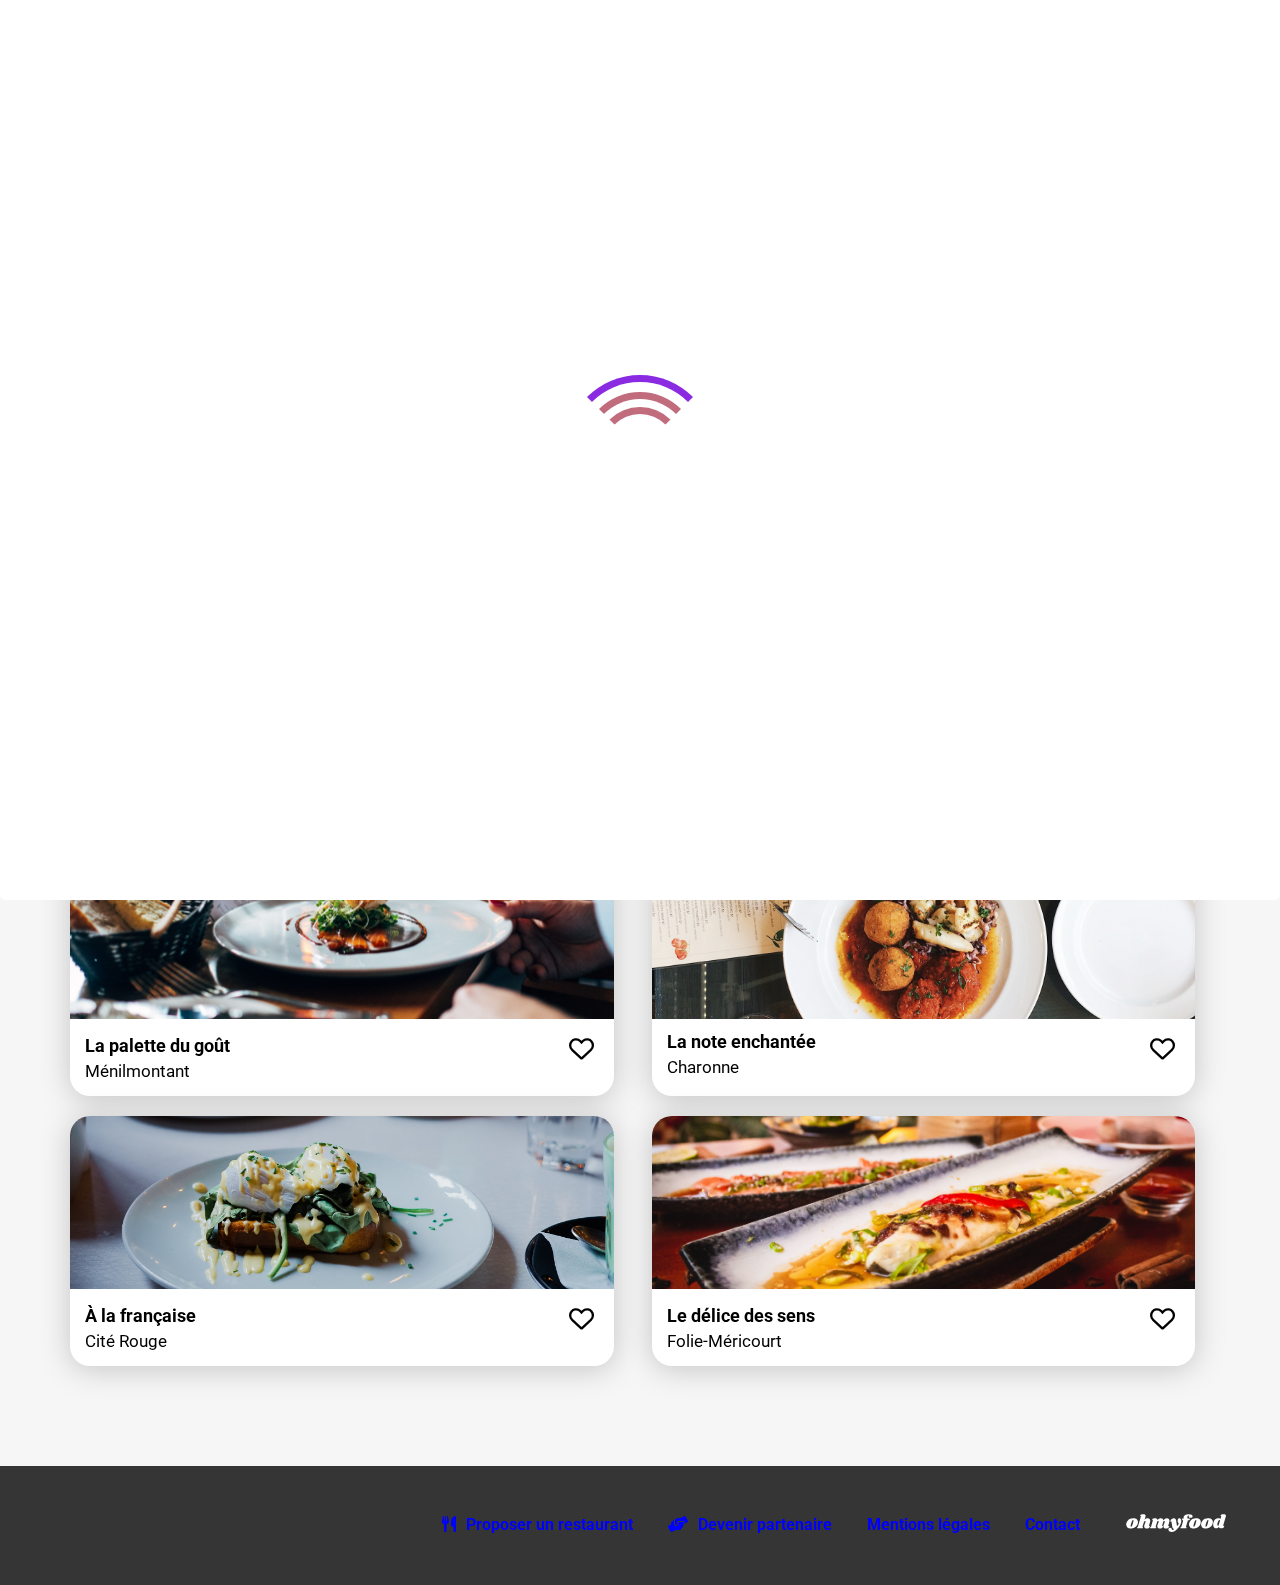
<file: index.html>
<!DOCTYPE html>
<html lang="fr">
<head>
    <meta charset="UTF-8">
    <meta name="viewport" content="width=device-width, initial-scale=1.0">
    <title>Oh My Food</title>
    <link rel="preconnect" href="https://fonts.googleapis.com">
    <link rel="preconnect" href="https://fonts.gstatic.com" crossorigin>
    <link href="https://fonts.googleapis.com/css2?family=Roboto:ital,wght@0,100;0,300;0,400;0,500;0,700;0,900;1,100;1,300;1,400;1,500;1,700;1,900&family=Shrikhand&display=swap" rel="stylesheet">
    <link rel="stylesheet" href="assets/css/style.css">
    <link rel="stylesheet" href="https://cdnjs.cloudflare.com/ajax/libs/font-awesome/6.0.0-beta3/css/all.min.css">
</head>

<body> 
    <div class="loader-content">
        <div class="loader"></div>
    </div>       
    <header class="center shadow">
            <a href="index.html"><img src="assets/images/logo/ohmyfood@2x.svg" alt="Logo OhMyFood"></a>
    </header>
        <div class="center">
            <span class="text-loc text shadow">
                <i class="fa-solid fa-location-dot icon-loc"></i>
                <input type="text" value="Paris, Belleville">
            </span>
        </div>

    <main> 
        <section class="intro">
                <h1 class="title-intro center">Réservez le menu qui <br class="break-word">vous convient</h1>
                <p class="txt-intro center">Découvrez des restaurants d'exception, séléctionnés par nos soins</p>
            <div class="center">
                <button class="btn-resto shadow">Explorer nos restaurants</button>
            </div>
        </section>
        <section class="fonct">
            <h2 class="title-h2">Fonctionnement</h2>
            <div class="btn-container">
                <button class="choice-btn shadow">
                    <span class="number">1</span>
                    <i class="fa-solid fa-mobile-screen-button icon-fonct"></i>Choisissez un restaurant</button>
                <button class="choice-btn shadow">
                    <span class="number">2</span>
                    <i class="fa-solid fa-list-ul icon-fonct"></i>Composez votre menu</button>
                <button class="choice-btn shadow">
                    <span class="number">3</span>
                    <i class="fa-solid fa-store icon-fonct"></i>Dégustez au restaurant</button>
            </div>
        </section>
        <section class="card-container">
            <h2 class="title-h2">Restaurants</h2>
            <div class="card-resto">
            <div>
                <article class="card">
                    <a href="restaurants/la-palette-du-gout.html"><img src="assets/images/restaurants/jay-wennington-N_Y88TWmGwA-unsplash.jpg" alt="image d'un plat du restaurant la palette du goût"></a>
                    <span class="__new">Nouveau</span>
                    <div>
                        <h3>La palette du goût</h3>
                        <p>Ménilmontant</p>
                    </div>
                    <div>
                        <i class="fa-regular fa-heart"></i>
                        <i class="fa-solid fa-heart"></i>
                    </div>
                </article>
            </div>
            <div>
                <article class="card vertical-image">
                    <a href="restaurants/la-note-enchantee.html"><img src="assets/images/restaurants/stil-u2Lp8tXIcjw-unsplash.jpg" alt="image d-un plat du restaurant la note enchantée"></a>
                    <span class="__new">Nouveau</span>
                    <div>
                        <h3>La note enchantée</h3>
                        <p>Charonne</p>
                    </div>
                    <div>
                        <i class="fa-regular fa-heart"></i>
                        <i class="fa-solid fa-heart"></i>
                    </div>
                </article>
            </div>
            <div>
                <article class="card">
                    <a href="restaurants/a-la-francaise.html"><img src="assets/images/restaurants/toa-heftiba-DQKerTsQwi0-unsplash.jpg" alt="image d'un plat du restaurant à la française"></a>
                    <div>
                        <h3>À la française</h3>
                        <p>Cité Rouge</p>
                    </div>
                    <div>
                        <i class="fa-regular fa-heart"></i>
                        <i class="fa-solid fa-heart"></i>
                    </div>
                </article>
            </div>
            <div>
                <article class="card">
                    <a href="restaurants/le-delice-des-sens.html"><img src="assets/images/restaurants/louis-hansel-shotsoflouis-qNBGVyOCY8Q-unsplash.jpg" alt="image d'un plat du restaurant le délice des sens"></a>
                    <div>
                        <h3>Le délice des sens</h3>
                        <p>Folie-Méricourt</p>
                    </div>
                    <div>
                        <i class="fa-regular fa-heart"></i>
                        <i class="fa-solid fa-heart"></i>
                    </div>
                </article>
            </div>
        </div>
        </section>
    </main>
    <footer class="footer-main">
        <div class="footer-bloc">
            <img src="assets/images/logo/ohmyfood@2x.svg" alt="Logo OhMyFood" class="logo-footer">
            <ul>
                <li><a href="#"><i class="fa-solid fa-utensils icon"></i>Proposer un restaurant</a></li>
                <li><a href="#"><i class="fa-solid fa-handshake-angle icon"></i>Devenir partenaire</a></li>
                <li><a href="#">Mentions légales</a></li>
                <li><a href="mailto:contact@ohmyfood.com">Contact</a></li>
            </ul>
        </div>
    </footer>
</body>
</html>
</file>
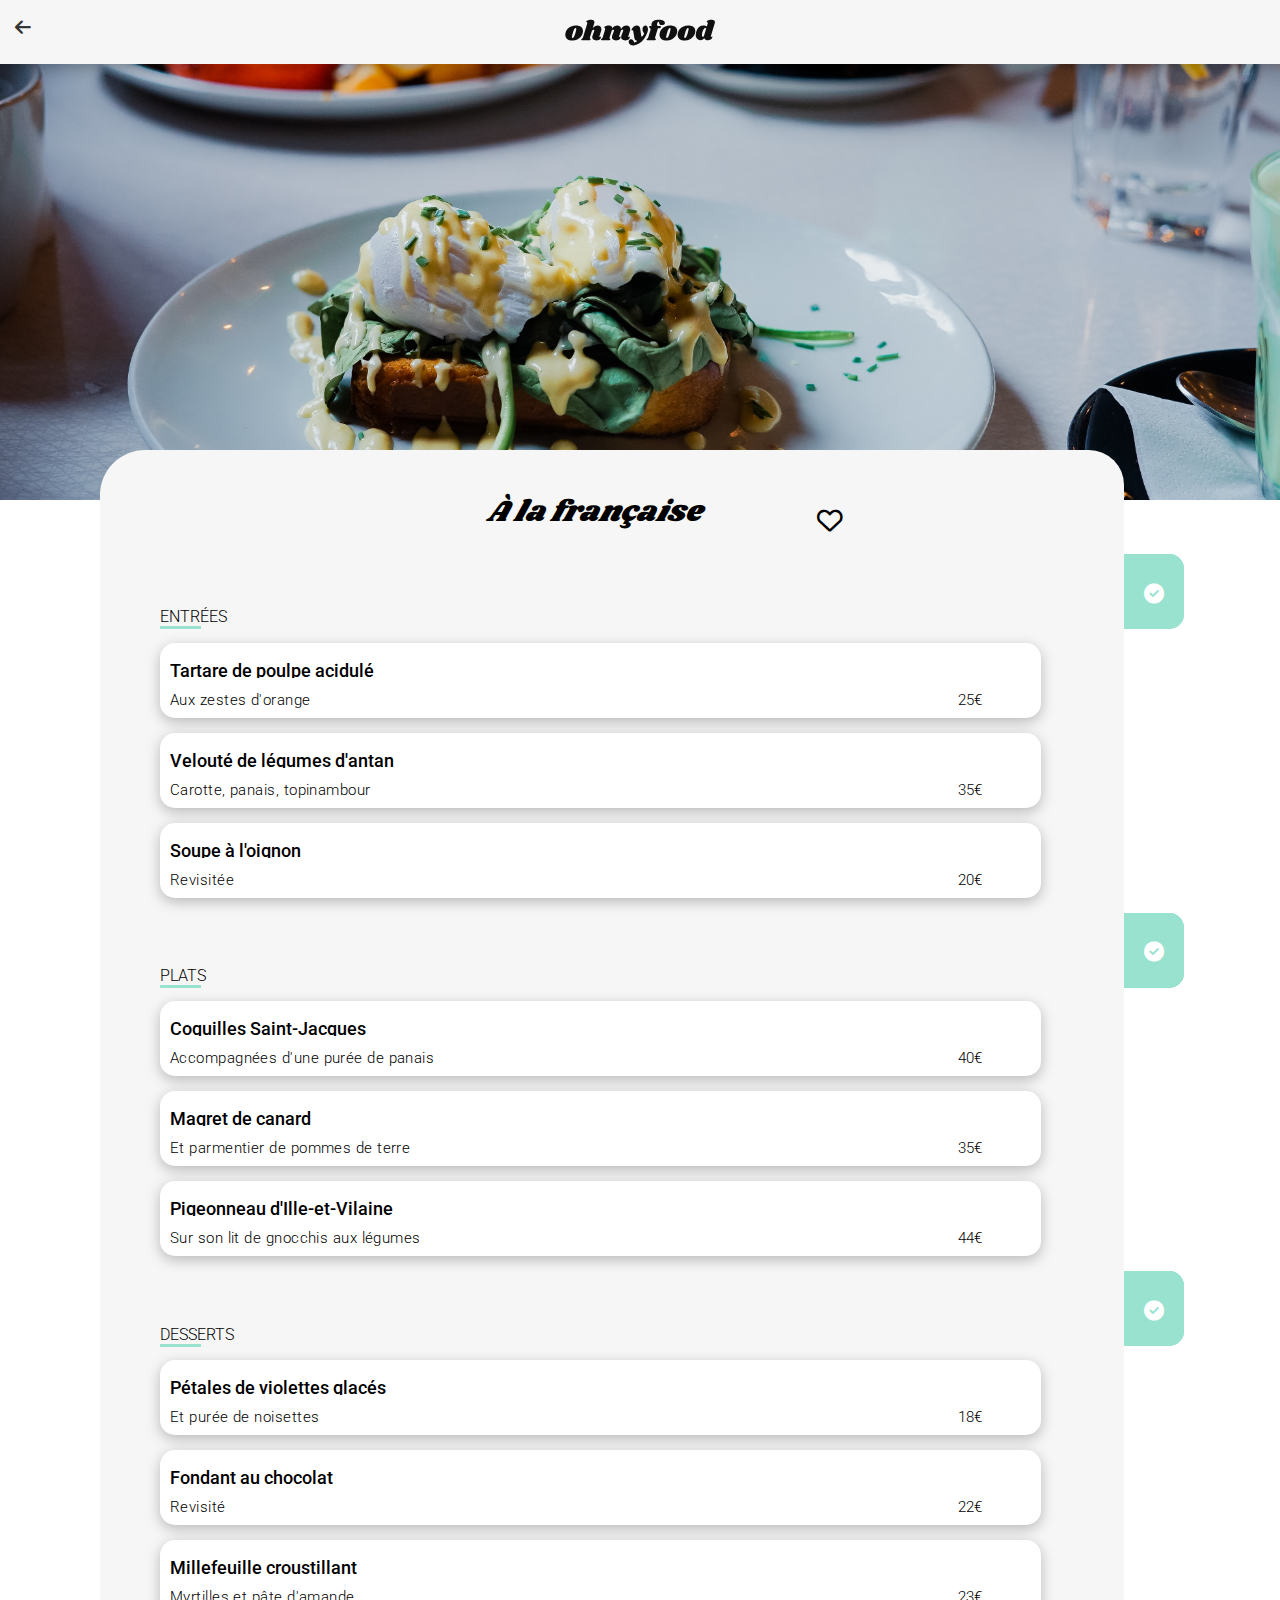
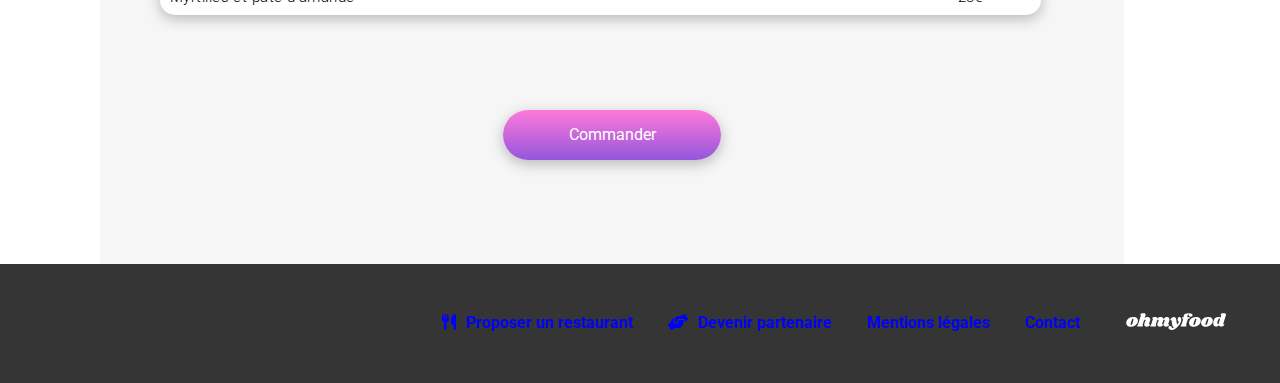
<file: restaurants/a-la-francaise.html>
<!DOCTYPE html>
<html lang="en">
<head>
    <meta charset="UTF-8">
    <meta name="viewport" content="width=device-width, initial-scale=1.0">
    <title>À la française</title>
    <link rel="preconnect" href="https://fonts.googleapis.com">
    <link rel="preconnect" href="https://fonts.gstatic.com" crossorigin>
    <link href="https://fonts.googleapis.com/css2?family=Roboto:ital,wght@0,100;0,300;0,400;0,500;0,700;0,900;1,100;1,300;1,400;1,500;1,700;1,900&family=Shrikhand&display=swap" rel="stylesheet">
    <link rel="stylesheet" href="../assets/css/style.css">
    <link rel="stylesheet" href="../assets/css/restaurants.css">
    <link rel="stylesheet" href="https://cdnjs.cloudflare.com/ajax/libs/font-awesome/6.0.0-beta3/css/all.min.css">
</head>
<body>
    <header class="center logo">
        <a class="arrow" href="../index.html">
            <i class="fa-solid fa-arrow-left"></i>
        </a>
        <a href="../index.html"><img src="../assets/images/logo/ohmyfood@2x.svg" alt="Logo OhMyFood"></a>
    </header>
    <main>
        <div>
            <img src="../assets/images/restaurants/toa-heftiba-DQKerTsQwi0-unsplash.jpg" alt="image d'un plat du restaurant à la française" class="image" >
        </div>
        <section class="bloc-menu ">
            <div class="title">
                <h1>À la française</h1>
            </div>
            <div class="heart">
                <i class="fa-regular fa-heart heart"></i>
                <i class="fa-solid fa-heart heart"></i>
            </div>
        
        <!--ENTREES-->  
        <section class="menu">
            <h2 class="subtitle">ENTRÉES</h2>
                <article class="menu-content shadow">
                    <div>
                        <h3>Tartare de poulpe acidulé</h3>
                        <p>Aux zestes d'orange</p>
                    </div>
                    <span class="animation">
                            <i class="fa-solid fa-circle-check check-sign"></i>
                        </span>
                    <div class="text__price">
                        <p>25€</p>
                    </div>
                </article>
                <article class="menu-content shadow">
                    <div>
                        <h3>Velouté de légumes d'antan</h3>
                        <p>Carotte, panais, topinambour</p>
                    </div>
                    <span class="animation">
                        <i class="fa-solid fa-circle-check check-sign"></i>
                    </span>
                    <div class="text__price">
                        <p>35€</p>
                    </div> 
                </article>

                <article class="menu-content shadow lower-opacity">
                    <div>
                        <h3>Soupe à l'oignon</h3>
                        <p>Revisitée</p>
                    </div>
                    <span class="animation">
                        <i class="fa-solid fa-circle-check check-sign"></i> 
                    </span>
                    <div class="text__price">
                        <p>20€</p>
                    </div>  
                </article>
        </section>


        <!--PLATS-->
        <section class="menu">
            <h2 class="subtitle">PLATS</h2>
            <article class="menu-content shadow">
                <div>
                    <h3>Coquilles Saint-Jacques</h3>
                    <p>Accompagnées d'une purée de panais</p>
                </div>
                <span class="animation">
                    <i class="fa-solid fa-circle-check check-sign"></i>
                </span>
                <div class="text__price">
                    <p>40€</p>
                </div>
            </article>
            <article class="menu-content shadow">
                <div>
                    <h3>Magret de canard</h3>
                    <p>Et parmentier de pommes de terre</p>
                </div>
                <span class="animation">
                    <i class="fa-solid fa-circle-check check-sign"></i>
                </span>
                <div class="text__price">
                    <p>35€</p>
                </div>
            </article>
            <article class="menu-content shadow lower-opacity">
                <div>
                    <h3>Pigeonneau d'Ille-et-Vilaine</h3>
                    <p>Sur son lit de gnocchis aux légumes</p>
                </div>
                <span class="animation">
                    <i class="fa-solid fa-circle-check check-sign"></i> 
                </span>
                <div class="text__price">
                    <p>44€</p>
                </div>
            </article>
        </section>

        <!--DESSERTS-->
        <section class="menu">
            <h2 class="subtitle">DESSERTS</h2>
            <article class="menu-content shadow lower-opacity">
                <div>
                    <h3>Pétales de violettes glacés</h3>
                    <p>Et purée de noisettes</p>
                </div>
                <span class="animation">
                    <i class="fa-solid fa-circle-check check-sign"></i> 
                </span>
                <div class="text__price">
                    <p>18€</p>
                </div>
            </article>
            <article class="menu-content shadow">
                <div>
                    <h3>Fondant au chocolat</h3>
                    <p>Revisité</p>
                </div>
                <span class="animation">
                    <i class="fa-solid fa-circle-check check-sign"></i> 
                </span>
                <div class="text__price">
                    <p>22€</p>
                </div>
            </article>
            <article class="menu-content shadow">
                <div>
                    <h3>Millefeuille croustillant</h3>
                    <p>Myrtilles et pâte d'amande</p>
                </div>
                <span class="animation">
                    <i class="fa-solid fa-circle-check check-sign"></i> 
                </span>
                <div class="text__price">
                    <p>23€</p>
                </div>
            </article> 
        </section>
        <div class="center">
                <button class="btn-resto shadow">Commander</button>
        </div>
    </section>
    <footer class="footer-resto">
        <div class="footer-bloc">
            <img src="../assets/images/logo/ohmyfood@2x.svg" alt="Logo OhMyFood" class="logo-footer">
            <ul>
                <li><a href="#"><i class="fa-solid fa-utensils icon"></i>Proposer un restaurant</a></li>
                <li><a href="#"><i class="fa-solid fa-handshake-angle icon"></i>Devenir partenaire</a></li>
                <li><a href="#">Mentions légales</a></li>
                <li><a href="mailto:contact@ohmyfood.com">Contact</a></li>
            </ul>
        </div>
    </footer>
    </main>
</body>
</html>
</file>
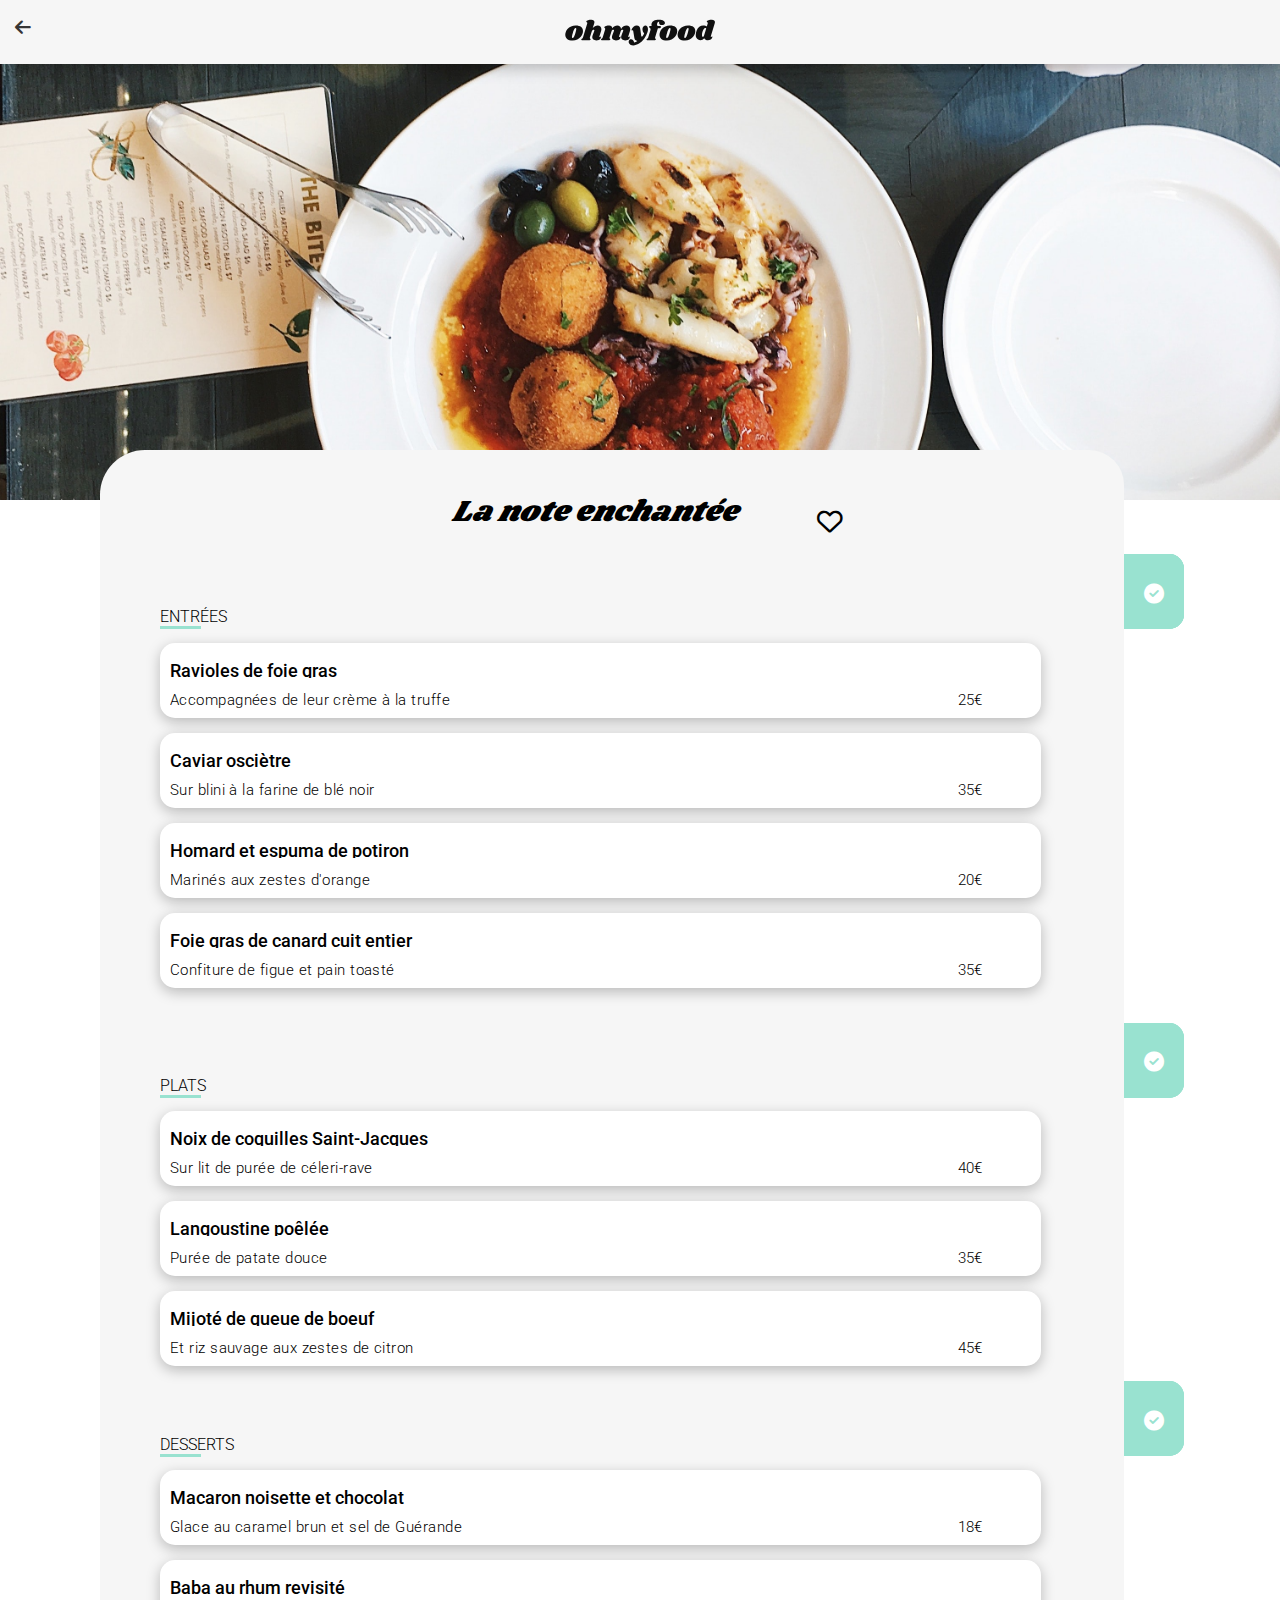
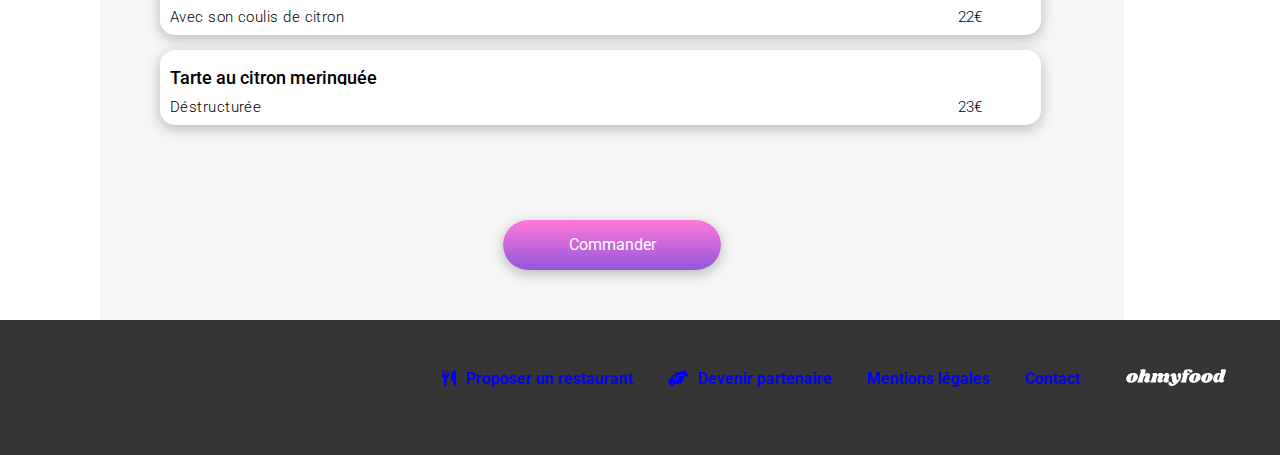
<file: restaurants/la-note-enchantee.html>
<!DOCTYPE html>
<html lang="en">
<head>
    <meta charset="UTF-8">
    <meta name="viewport" content="width=device-width, initial-scale=1.0">
    <title>La note enchantée</title>
    <link rel="preconnect" href="https://fonts.googleapis.com">
    <link rel="preconnect" href="https://fonts.gstatic.com" crossorigin>
    <link href="https://fonts.googleapis.com/css2?family=Roboto:ital,wght@0,100;0,300;0,400;0,500;0,700;0,900;1,100;1,300;1,400;1,500;1,700;1,900&family=Shrikhand&display=swap" rel="stylesheet">
    <link rel="preconnect" href="https://fonts.googleapis.com">
    <link rel="preconnect" href="https://fonts.gstatic.com" crossorigin>
    <link href="https://fonts.googleapis.com/css2?family=Shrikhand&display=swap" rel="stylesheet">
    <link rel="stylesheet" href="../assets/css/style.css">
    <link rel="stylesheet" href="../assets/css/restaurants.css">
    <link rel="stylesheet" href="https://cdnjs.cloudflare.com/ajax/libs/font-awesome/6.0.0-beta3/css/all.min.css">
</head>

<body>
    <header class="center logo">
        <a class="arrow" href="../index.html">
            <i class="fa-solid fa-arrow-left"></i>
        </a>
        <a href="../index.html"><img src="../assets/images/logo/ohmyfood@2x.svg" alt="Logo OhMyFood"></a>
    </header>
    <main>
        <div>
            <img src="../assets/images/restaurants/stil-u2Lp8tXIcjw-unsplash.jpg" alt="image d'un plat du restaurant la note enchantée" class="image-note">
        </div>
        <section class="bloc-menu bloc-note">
            <div class="title">
                <h1>La note enchantée</h1>
            </div>
            <div class="heart">
                <i class="fa-regular fa-heart heart"></i>
                <i class="fa-solid fa-heart heart"></i>
            </div>
        
        <!--ENTREES-->  
        <section class="menu menu-4">
            <h2 class="subtitle">ENTRÉES</h2>
                <article class="menu-content shadow">
                    <div>
                        <h3>Ravioles de foie gras</h3>
                        <p>Accompagnées de leur crème à la truffe</p>
                    </div>
                    <span class="animation">
                            <i class="fa-solid fa-circle-check check-sign"></i>
                        </span>
                    <div class="text__price">
                        <p>25€</p>
                    </div>
                </article>
                <article class="menu-content shadow">
                    <div>
                        <h3>Caviar osciètre</h3>
                        <p>Sur blini à la farine de blé noir</p>
                    </div>
                    <span class="animation">
                        <i class="fa-solid fa-circle-check check-sign"></i>
                    </span>
                    <div class="text__price">
                        <p>35€</p>
                    </div>
                </article>
                <article class="menu-content shadow lower-opacity">
                    <div>
                        <h3>Homard et espuma de potiron</h3>
                        <p>Marinés aux zestes d'orange</p>
                    </div>
                    <span class="animation">
                        <i class="fa-solid fa-circle-check check-sign"></i> 
                    </span>
                    <div class="text__price">
                        <p>20€</p>
                    </div>
                </article>
                <article class="menu-content shadow lower-opacity">
                    <div>
                        <h3>Foie gras de canard cuit entier</h3>
                        <p>Confiture de figue et pain toasté</p>
                    </div>
                    <span class="animation">
                        <i class="fa-solid fa-circle-check check-sign"></i> 
                    </span>
                    <div class="text__price">
                        <p>35€</p>
                    </div>
                </article>
        </section>


        <!--PLATS-->
        <section class="menu">
            <h2 class="subtitle">PLATS</h2>
            <article class="menu-content shadow">
                <div>
                    <h3>Noix de coquilles Saint-Jacques</h3>
                    <p>Sur lit de purée de céleri-rave</p>
                </div>
                <span class="animation">
                    <i class="fa-solid fa-circle-check check-sign"></i>
                </span>
                <div class="text__price">
                    <p>40€</p>
                </div>
            </article>
            <article class="menu-content shadow">
                <div>
                    <h3>Langoustine poêlée</h3>
                    <p>Purée de patate douce</p>
                </div>
                <span class="animation">
                    <i class="fa-solid fa-circle-check check-sign"></i>
                </span>
                <div class="text__price">
                    <p>35€</p>
                </div>
            </article>
            <article class="menu-content shadow lower-opacity">
                <div>
                    <h3>Mijoté de queue de boeuf</h3>
                    <p>Et riz sauvage aux zestes de citron</p>
                </div>
                <span class="animation">
                    <i class="fa-solid fa-circle-check check-sign"></i> 
                </span>
                <div class="text__price">
                    <p>45€</p>
                </div>
            </article>
        </section>

        <!--DESSERTS-->
        <section class="menu">
            <h2 class="subtitle">DESSERTS</h2>
            <article class="menu-content shadow lower-opacity">
                <div>
                    <h3>Macaron noisette et chocolat</h3>
                    <p>Glace au caramel brun et sel de Guérande</p>
                </div>
                <span class="animation">
                    <i class="fa-solid fa-circle-check check-sign"></i> 
                </span>
                <div class="text__price">
                    <p>18€</p>
                </div>
            </article>
            <article class="menu-content shadow">
                <div>
                    <h3>Baba au rhum revisité</h3>
                    <p>Avec son coulis de citron</p>
                </div>
                <span class="animation">
                    <i class="fa-solid fa-circle-check check-sign"></i> 
                </span>
                <div class="text__price">
                    <p>22€</p>
                </div>
            </article>
            <article class="menu-content shadow">
                <div>
                    <h3>Tarte au citron meringuée</h3>
                    <p>Déstructurée</p>
                </div>
                <span class="animation">
                    <i class="fa-solid fa-circle-check check-sign"></i> 
                </span>
                <div class="text__price">
                    <p>23€</p>
                </div>
            </article> 
        </section>
        <div class="center">
                <button class="btn-resto shadow btn-note">Commander</button>
        </div>
    </section>
    <footer class="footer-note">
        <div class="footer-bloc">
            <img src="../assets/images/logo/ohmyfood@2x.svg" alt="Logo OhMyFood" class="logo-footer">
            <ul>
                <li><a href="#"><i class="fa-solid fa-utensils icon"></i>Proposer un restaurant</a></li>
                <li><a href="#"><i class="fa-solid fa-handshake-angle icon"></i>Devenir partenaire</a></li>
                <li><a href="#">Mentions légales</a></li>
                <li><a href="mailto:contact@ohmyfood.com">Contact</a></li>
            </ul>
        </div>
    </footer>
    </main>
</body>
</html>
</file>
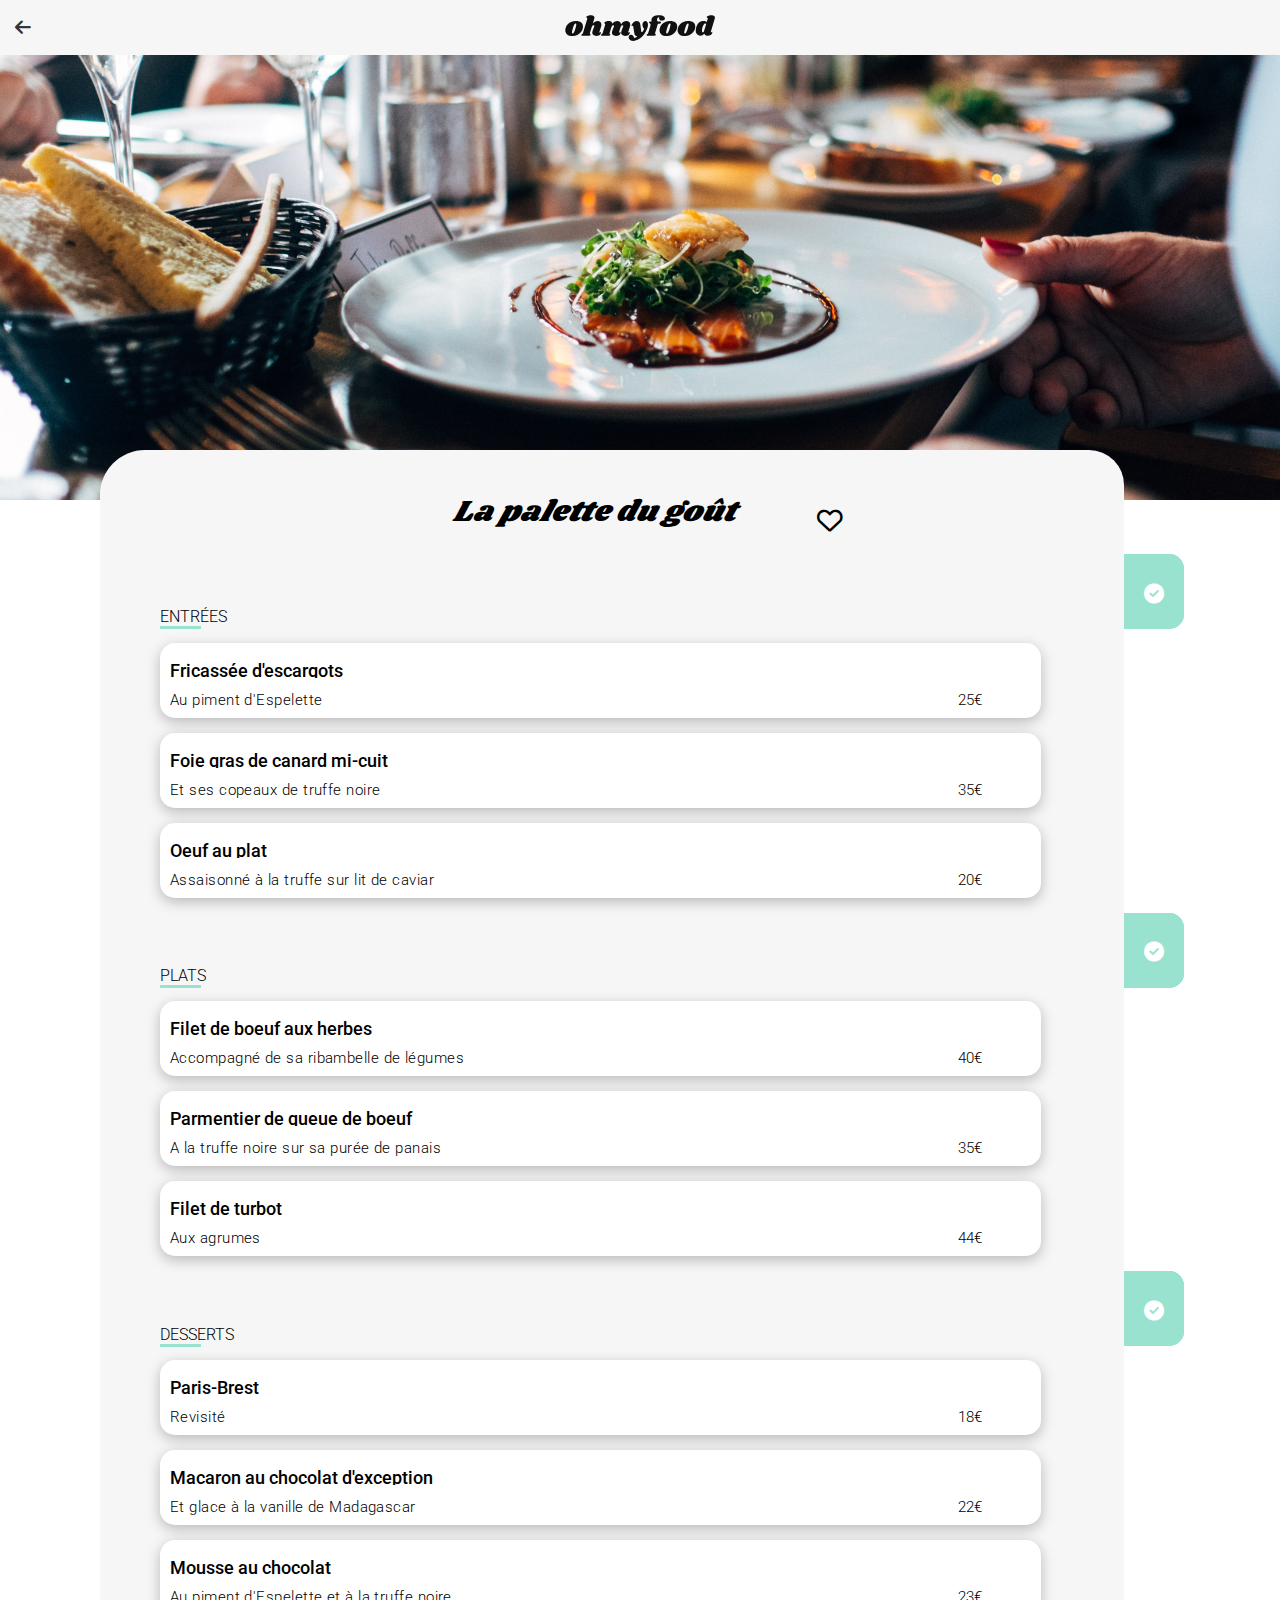
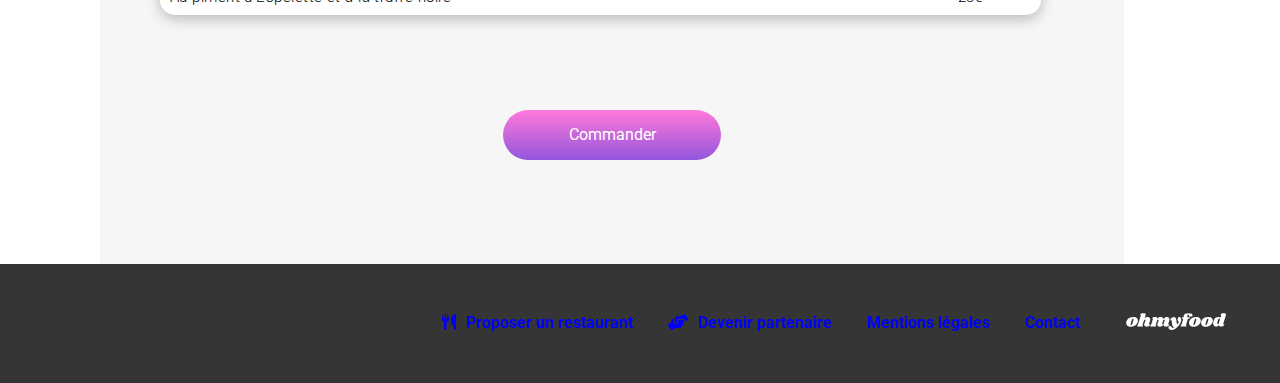
<file: restaurants/la-palette-du-gout.html>
<!DOCTYPE html>
<html lang="en">
<head>
    <meta charset="UTF-8">
    <meta name="viewport" content="width=device-width, initial-scale=1.0">
    <title>La palette du goût</title>
    <link rel="preconnect" href="https://fonts.googleapis.com">
    <link rel="preconnect" href="https://fonts.gstatic.com" crossorigin>
    <link href="https://fonts.googleapis.com/css2?family=Roboto:ital,wght@0,100;0,300;0,400;0,500;0,700;0,900;1,100;1,300;1,400;1,500;1,700;1,900&family=Shrikhand&display=swap" rel="stylesheet">
    <link rel="preconnect" href="https://fonts.googleapis.com">
    <link rel="preconnect" href="https://fonts.gstatic.com" crossorigin>
    <link href="https://fonts.googleapis.com/css2?family=Shrikhand&display=swap" rel="stylesheet">
    <link rel="stylesheet" href="../assets/css/restaurants.css">
    <link rel="stylesheet" href="https://cdnjs.cloudflare.com/ajax/libs/font-awesome/6.0.0-beta3/css/all.min.css">
</head>

<body>
    <header class="center logo">
        <a class="arrow" href="../index.html">
            <i class="fa-solid fa-arrow-left"></i>
        </a>
        <a href="../index.html"><img src="../assets/images/logo/ohmyfood@2x.svg" alt="Logo OhMyFood"></a> 
    </header>
    <main>
        <div>
            <img src="../assets/images/restaurants/jay-wennington-N_Y88TWmGwA-unsplash.jpg" alt="image d'un plat du restaurant la palette du goût" class="image">
        </div>
        <section class="bloc-menu ">
            <div class="title">
                <h1>La palette du goût</h1>
            </div>
            <div class="heart">
                <i class="fa-regular fa-heart heart"></i>
                <i class="fa-solid fa-heart heart"></i>
            </div>
        
        <!--ENTREES-->  
        <section class="menu">
            <h2 class="subtitle">ENTRÉES</h2>
                <article class="menu-content shadow">
                    <div>
                        <h3>Fricassée d'escargots</h3>
                        <p>Au piment d'Espelette</p>
                    </div>
                    <span class="animation">
                            <i class="fa-solid fa-circle-check check-sign"></i>
                    </span>
                    <div class="text__price">
                        <p>25€</p>
                    </div>
                </article>
                <article class="menu-content shadow">
                    <div>
                        <h3>Foie gras de canard mi-cuit</h3>
                        <p>Et ses copeaux de truffe noire</p>
                    </div>
                    <span class="animation">
                        <i class="fa-solid fa-circle-check check-sign"></i>
                    </span>
                    <div class="text__price">
                        <p>35€</p>
                    </div>
                </article>
                <article class="menu-content shadow lower-opacity">
                    <div>
                        <h3>Oeuf au plat</h3>
                        <p>Assaisonné à la truffe sur lit de caviar</p>
                    </div>
                    <span class="animation">
                        <i class="fa-solid fa-circle-check check-sign"></i> 
                    </span>
                    <div class="text__price">
                        <p>20€</p>
                    </div>    
                </article>
        </section>


        <!--PLATS-->
        <section class="menu">
            <h2 class="subtitle">PLATS</h2>
            <article class="menu-content shadow">
                <div>
                    <h3>Filet de boeuf aux herbes</h3>
                    <p>Accompagné de sa ribambelle de légumes</p>
                </div>
                <span class="animation">
                    <i class="fa-solid fa-circle-check check-sign"></i>
                </span>
                <div class="text__price">
                    <p>40€</p>
                </div>   
            </article>
            <article class="menu-content shadow">
                <div>
                    <h3>Parmentier de queue de boeuf</h3>
                    <p>À la truffe noire sur sa purée de panais</p>
                </div>
                <span class="animation">
                    <i class="fa-solid fa-circle-check check-sign"></i>
                </span>
                <div class="text__price">
                    <p>35€</p>
                </div>
            </article>
            <article class="menu-content shadow lower-opacity">
                <div>
                    <h3>Filet de turbot</h3>
                    <p>Aux agrumes</p>
                </div>
                <span class="animation">
                    <i class="fa-solid fa-circle-check check-sign"></i> 
                </span>
                <div class="text__price">
                    <p>44€</p>
                </div>
            </article>
        </section>

        <!--DESSERTS-->
        <section class="menu">
            <h2 class="subtitle">DESSERTS</h2>
            <article class="menu-content shadow ">
                <div>
                    <h3>Paris-Brest</h3>
                    <p>Revisité</p>
                </div>
                <span class="animation">
                    <i class="fa-solid fa-circle-check check-sign"></i> 
                </span>
                <div class="text__price">
                    <p>18€</p>
                </div>
            </article>
            <article class="menu-content shadow">
                <div>
                    <h3>Macaron au chocolat d'exception</h3>
                    <p>Et glace à la vanille de Madagascar</p>
                </div>
                <span class="animation">
                    <i class="fa-solid fa-circle-check check-sign"></i> 
                </span>
                <div class="text__price">
                    <p>22€</p>
                </div>
            </article>
            <article class="menu-content shadow">
                <div>
                    <h3>Mousse au chocolat</h3>
                    <p>Au piment d'Espelette et à la truffe noire</p>
                </div>
                <span class="animation">
                    <i class="fa-solid fa-circle-check check-sign"></i> 
                </span>
                <div class="text__price">
                    <p>23€</p>
                </div>
            </article> 
        </section>
        <div class="center">
                <button class="btn-resto shadow">Commander</button>
        </div>
    </section>
    <footer class="footer-resto">
        <div class="footer-bloc">
            <img src="../assets/images/logo/ohmyfood@2x.svg" alt="Logo OhMyFood" class="logo-footer">
            <ul>
                <li><a href="#"><i class="fa-solid fa-utensils icon"></i>Proposer un restaurant</a></li>
                <li><a href="#"><i class="fa-solid fa-handshake-angle icon"></i>Devenir partenaire</a></li>
                <li><a href="#">Mentions légales</a></li>
                <li><a href="mailto:contact@ohmyfood.com">Contact</a></li>
            </ul>
        </div>
    </footer>
    </main>
</body> 
</html>
</file>
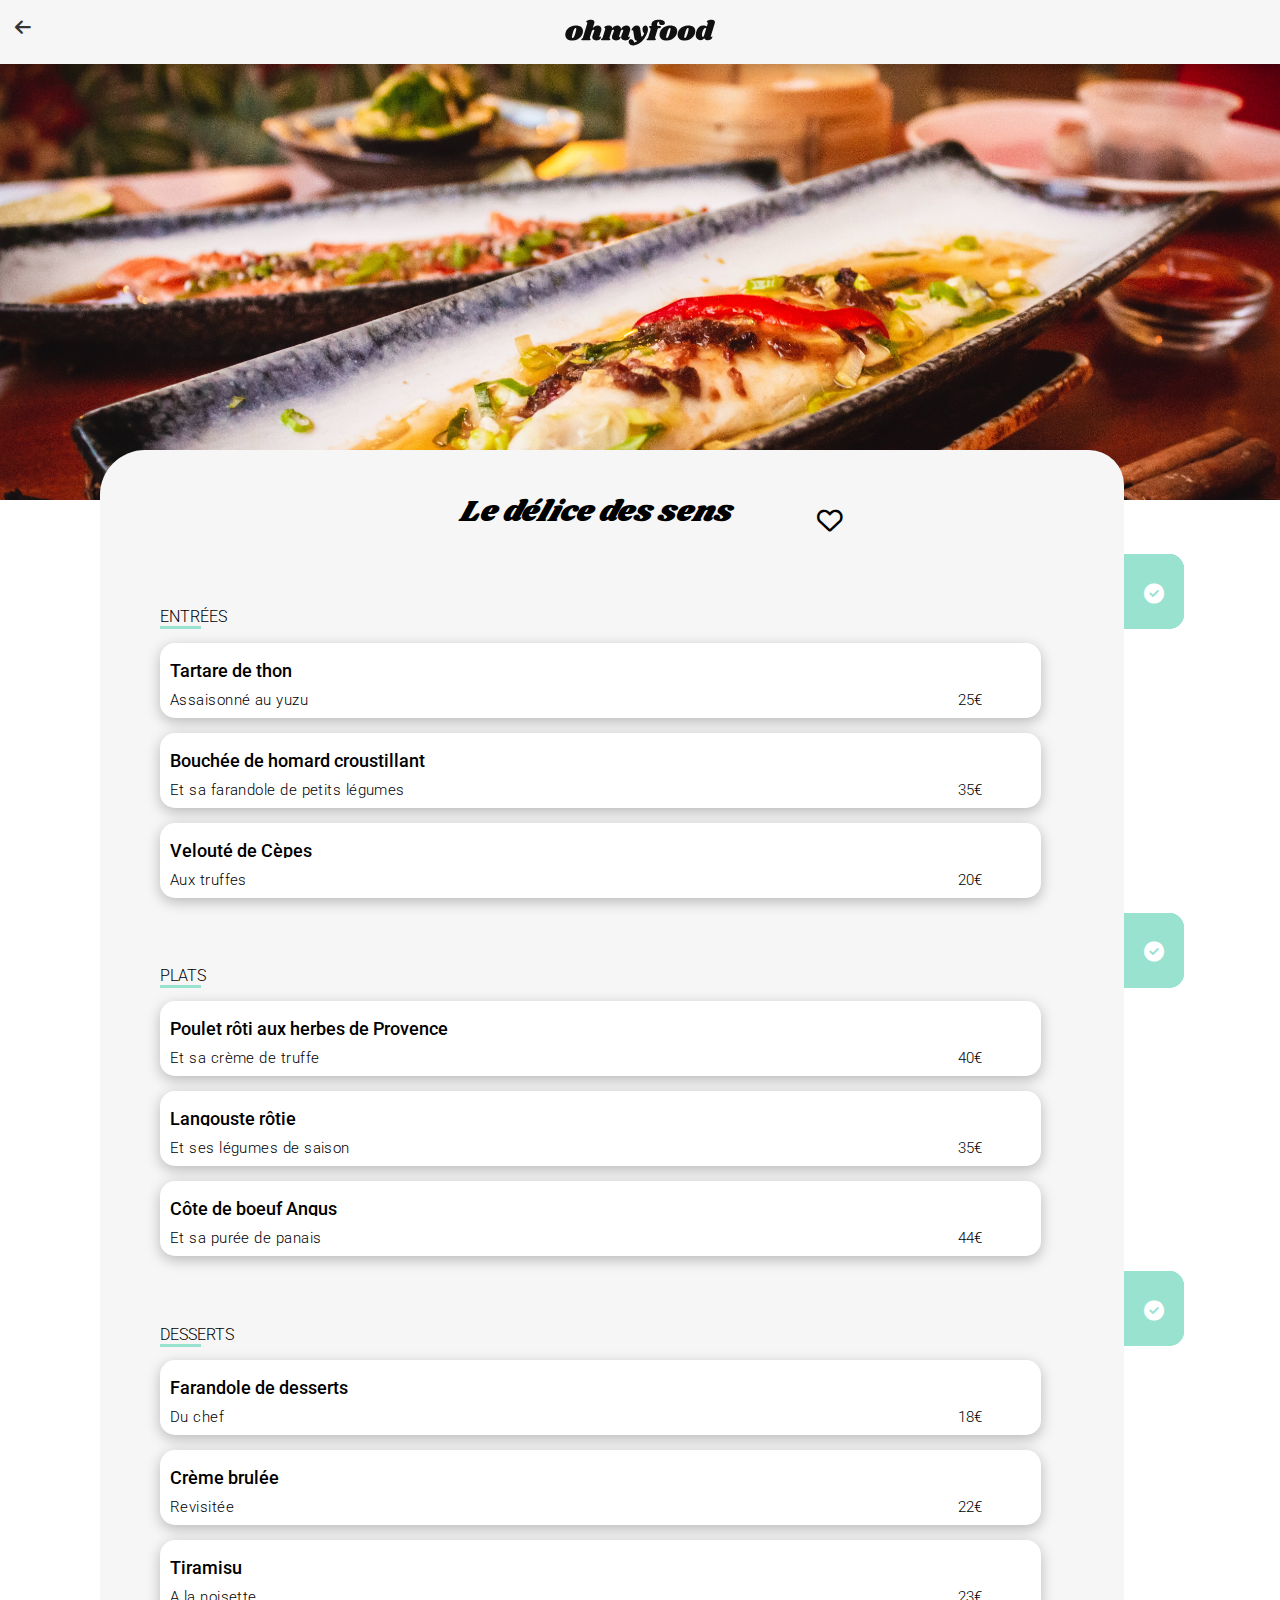
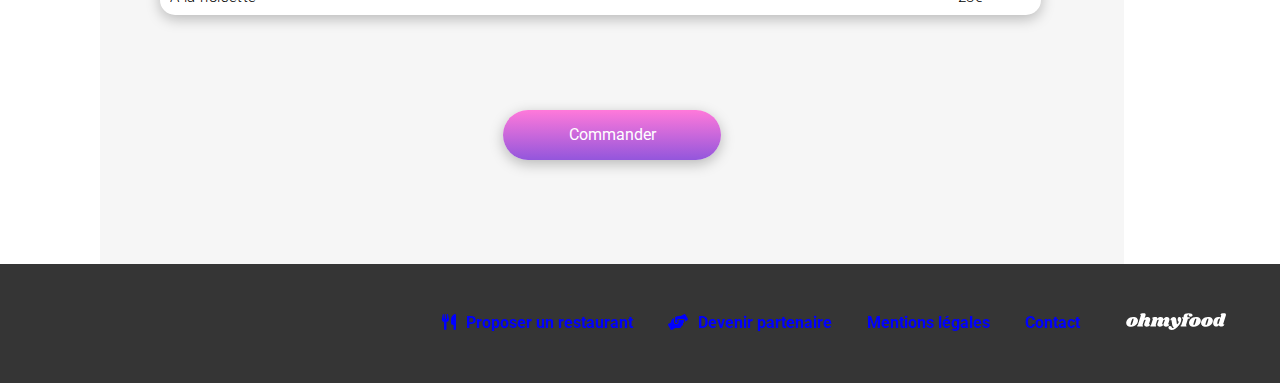
<file: restaurants/le-delice-des-sens.html>
<!DOCTYPE html>
<html lang="en">
<head>
    <meta charset="UTF-8">
    <meta name="viewport" content="width=device-width, initial-scale=1.0">
    <title>Le délice des sens</title>
    <link rel="preconnect" href="https://fonts.googleapis.com">
    <link rel="preconnect" href="https://fonts.gstatic.com" crossorigin>
    <link href="https://fonts.googleapis.com/css2?family=Roboto:ital,wght@0,100;0,300;0,400;0,500;0,700;0,900;1,100;1,300;1,400;1,500;1,700;1,900&family=Shrikhand&display=swap" rel="stylesheet">
    <link rel="stylesheet" href="../assets/css/style.css">
    <link rel="stylesheet" href="../assets/css/restaurants.css">
    <link rel="stylesheet" href="https://cdnjs.cloudflare.com/ajax/libs/font-awesome/6.0.0-beta3/css/all.min.css">
</head>

<body>
    <header class="center logo">
        <a class="arrow" href="../index.html">
            <i class="fa-solid fa-arrow-left"></i>
        </a>
        <a href="../index.html"><img src="../assets/images/logo/ohmyfood@2x.svg" alt="Logo OhMyFood"></a>
    </header>
    <main>
        <div>
            <img src="../assets/images/restaurants/louis-hansel-shotsoflouis-qNBGVyOCY8Q-unsplash.jpg" alt="image d'un plat du restaurant le délice des sens" class="image">
        </div>
        <section class="bloc-menu ">
            <div class="title">
                <h1>Le délice des sens</h1>
            </div>
            <div class="heart">
                <i class="fa-regular fa-heart heart"></i>
                <i class="fa-solid fa-heart heart"></i>
            </div>
        
        <!--ENTREES-->  
        <section class="menu">
            <h2 class="subtitle">ENTRÉES</h2>
                <article class="menu-content shadow">
                    <div>
                        <h3>Tartare de thon</h3>
                        <p>Assaisonné au yuzu</p>
                    </div>
                    <span class="animation">
                            <i class="fa-solid fa-circle-check check-sign"></i>
                        </span>
                    <div class="text__price">
                        <p>25€</p>
                    </div>
                </article>
                <article class="menu-content shadow">
                    <div>
                        <h3>Bouchée de homard croustillant</h3>
                        <p>Et sa farandole de petits légumes</p>
                    </div>
                    <span class="animation">
                        <i class="fa-solid fa-circle-check check-sign"></i>
                    </span>
                    <div class="text__price">
                        <p>35€</p>
                    </div>
                </article>
                <article class="menu-content shadow lower-opacity">
                    <div>
                        <h3>Velouté de Cèpes</h3>
                        <p>Aux truffes</p>
                    </div>
                    <span class="animation">
                        <i class="fa-solid fa-circle-check check-sign"></i> 
                    </span>
                    <div class="text__price">
                        <p>20€</p>
                    </div>
                </article>
        </section>


        <!--PLATS-->
        <section class="menu">
            <h2 class="subtitle">PLATS</h2>
            <article class="menu-content shadow">
                <div>
                    <h3>Poulet rôti aux herbes de Provence </h3>
                    <p>Et sa crème de truffe</p>
                </div>
                <span class="animation">
                    <i class="fa-solid fa-circle-check check-sign"></i>
                </span>
                <div class="text__price">
                    <p>40€</p>
                </div>
            </article>
            <article class="menu-content shadow">
                <div>
                    <h3>Langouste rôtie</h3>
                    <p>Et ses légumes de saison</p>
                </div>
                <span class="animation">
                    <i class="fa-solid fa-circle-check check-sign"></i>
                </span>
                <div class="text__price">
                    <p>35€</p>
                </div>
            </article>
            <article class="menu-content shadow lower-opacity">
                <div>
                    <h3>Côte de boeuf Angus</h3>
                    <p>Et sa purée de panais</p>
                </div>
                <span class="animation">
                    <i class="fa-solid fa-circle-check check-sign"></i> 
                </span>
                <div class="text__price">
                    <p>44€</p>
                </div>
            </article>
        </section>

        <!--DESSERTS-->
        <section class="menu">
            <h2 class="subtitle">DESSERTS</h2>
            <article class="menu-content shadow lower-opacity">
                <div>
                    <h3>Farandole de desserts</h3>
                    <p>Du chef</p>
                </div>
                <span class="animation">
                    <i class="fa-solid fa-circle-check check-sign"></i> 
                </span>
                <div class="text__price">
                    <p>18€</p>
                </div>
            </article>
            <article class="menu-content shadow">
                <div>
                    <h3>Crème brulée</h3>
                    <p>Revisitée</p>
                </div>
                <span class="animation">
                    <i class="fa-solid fa-circle-check check-sign"></i> 
                </span>
                <div class="text__price">
                    <p>22€</p>
                </div>
            </article>
            <article class="menu-content shadow">
                <div>
                    <h3>Tiramisu</h3>
                    <p>À la noisette</p>
                </div>
                <span class="animation">
                    <i class="fa-solid fa-circle-check check-sign"></i> 
                </span>
                <div class="text__price">
                    <p>23€</p>
                </div>
            </article> 
        </section>
        <div class="center">
                <button class="btn-resto shadow">Commander</button>
        </div>
    </section>
    <footer class="footer-resto">
        <div class="footer-bloc">
            <img src="../assets/images/logo/ohmyfood@2x.svg" alt="Logo OhMyFood" class="logo-footer">
            <ul>
                <li><a href="#"><i class="fa-solid fa-utensils icon"></i>Proposer un restaurant</a></li>
                <li><a href="#"><i class="fa-solid fa-handshake-angle icon"></i>Devenir partenaire</a></li>
                <li><a href="#">Mentions légales</a></li>
                <li><a href="mailto:contact@ohmyfood.com">Contact</a></li>
            </ul>
        </div>
    </footer>
    </main>
</body>
</html>
</file>
<file: assets/css/style.css>
/***** HEART *****/
@keyframes fadeInn {
  0% {
    opacity: 0;
  }
  100% {
    opacity: 1;
  }
}
@keyframes fadeOutt {
  0% {
    opacity: 1;
  }
  100% {
    opacity: 0;
  }
}
@keyframes fadeInnn {
  0% {
    opacity: 0;
  }
  100% {
    opacity: 1;
  }
}
/** EFFET APPARITION MENU **/
@keyframes menu-list {
  0% {
    opacity: 0;
    transform: translateY(20px);
  }
  20% {
    opacity: 0.5;
    transform: translateY(10px);
  }
  100% {
    opacity: 1;
    transform: translateY(0);
  }
}
/*** LOADER ***/
@keyframes spin {
  0% {
    transform: rotate(0deg);
  }
  100% {
    transform: rotate(360deg);
  }
}
@keyframes fadeOut {
  from {
    opacity: 1;
  }
  to {
    opacity: 0;
    visibility: hidden;
  }
}
.loader-content {
  position: fixed;
  display: flex;
  justify-content: center;
  align-items: center;
  background-color: white;
  top: 0;
  border-radius: 5px;
  width: 100%;
  height: 100%;
  /*margin: 100px auto 0;*/
  z-index: 9999;
  animation: fadeOut 2s forwards;
}
.loader-content .loader {
  display: block;
  position: relative;
  width: 150px;
  height: 150px;
  border-radius: 50%;
  border: 7px solid transparent;
  border-top-color: blueviolet;
  animation: spin 2s linear infinite;
  animation-delay: 20ms;
}
.loader-content .loader::before, .loader-content .loader::after {
  content: "";
  position: absolute;
  border-radius: 50%;
  border: 7px solid transparent;
}
.loader-content .loader::before {
  top: 10px;
  left: 10px;
  right: 10px;
  bottom: 10px;
  border-top-color: rgb(192, 108, 125);
  animation: spin 3s linear infinite;
}
.loader-content .loader::after {
  top: 25px;
  left: 25px;
  right: 25px;
  bottom: 25px;
  border-top-color: rgb(192, 108, 125);
  animation: spin 1.5s linear infinite;
}

.footer-main {
  position: relative;
  top: 16px;
  left: 0;
  background-color: #353535;
  width: 100%;
}
.footer-main .logo-footer {
  margin-top: 20px;
  margin-left: 25px;
  width: 100px;
  filter: brightness(100);
}
.footer-main ul {
  list-style-type: none;
}
.footer-main li {
  margin-left: -15px;
  padding-bottom: 10px;
  filter: brightness(100);
  font-weight: bold;
}
.footer-main i {
  margin-right: 10px;
}
.footer-main a {
  text-decoration: none;
}
.footer-main .info {
  gap: 20px;
}

@media (min-width: 768px) {
  .footer-main {
    top: 50px;
  }
}
@media (min-width: 1024px) {
  .footer-main ul {
    height: 70px;
    display: flex;
    justify-content: flex-end;
    gap: 50px;
    margin-right: 200px;
    margin-top: 30px;
  }
  .footer-main .logo-footer {
    margin-left: 88%;
    margin-bottom: -51px;
  }
}
@media (min-width: 1440px) {
  .footer-main ul {
    height: 70px;
    display: flex;
    justify-content: flex-end;
    gap: 50px;
    margin-right: 330px;
    margin-top: 30px;
  }
  .footer-main .logo-footer {
    margin-left: 90%;
    margin-bottom: -51px;
  }
}
/******************* FOOTER RESTAURANTS *****************************/
.footer-resto {
  position: relative;
  top: 1238px;
  left: 0;
  background-color: #353535;
  width: 100%;
}
.footer-resto .logo-footer {
  margin-top: 20px;
  margin-left: 25px;
  width: 100px;
  filter: brightness(100);
}
.footer-resto ul {
  list-style-type: none;
}
.footer-resto li {
  margin-left: -15px;
  padding-bottom: 10px;
  filter: brightness(100);
  font-weight: bold;
  text-decoration: none;
}
.footer-resto i {
  margin-right: 10px;
}
.footer-resto a {
  text-decoration: none;
}
.footer-resto .info {
  gap: 20px;
}

.footer-note {
  position: absolute;
  left: 0;
  background-color: #353535;
  width: 100%;
  top: 105rem;
}
.footer-note .logo-footer {
  margin-top: 20px;
  margin-left: 25px;
  width: 100px;
  filter: brightness(100);
}
.footer-note ul {
  list-style-type: none;
}
.footer-note li {
  margin-left: -15px;
  padding-bottom: 10px;
  filter: brightness(100);
  font-weight: bold;
  text-decoration: none;
}
.footer-note i {
  margin-right: 10px;
}
.footer-note a {
  text-decoration: none;
}
.footer-note .info {
  gap: 20px;
}

@media (min-width: 768px) {
  .footer-resto {
    top: 1220px;
  }
  .footer-note {
    top: 117rem;
  }
}
@media (min-width: 1024px) {
  .footer-resto {
    top: 1360px;
  }
  .footer-resto ul {
    height: 70px;
    display: flex;
    justify-content: flex-end;
    gap: 50px;
    margin-right: 200px;
    margin-top: 30px;
  }
  .footer-resto .logo-footer {
    margin-left: 88%;
    margin-bottom: -51px;
  }
  .footer-note {
    top: 120rem;
  }
  .footer-note ul {
    height: 70px;
    display: flex;
    justify-content: flex-end;
    gap: 50px;
    margin-right: 200px;
    margin-top: 30px;
  }
  .footer-note .logo-footer {
    margin-left: 88%;
    margin-bottom: -51px;
  }
}
@media (min-width: 1440px) {
  .footer-resto {
    position: relative;
    top: 1400px;
    left: 0;
    background-color: #353535;
    width: 100%;
  }
  .footer-resto ul {
    height: 70px;
    display: flex;
    justify-content: flex-end;
    gap: 50px;
    margin-right: 330px;
    margin-top: 30px;
  }
  .footer-resto .logo-footer {
    margin-left: 90%;
    margin-bottom: -51px;
  }
  .footer-resto .icon .fa-utensils {
    position: absolute;
    right: 170px;
    justify-content: space-around;
  }
  .footer-note {
    top: 125rem;
  }
}
* {
  font-family: "Roboto", sans-serif;
  box-sizing: border-box;
}

body {
  background-color: #F6F6F6;
  margin: 0;
}

header {
  position: absolute;
  top: 0;
  left: 0;
  padding-top: 15px;
  width: 100%;
  background-color: #ffffff;
  z-index: 999;
  box-shadow: 0px 4px 14px 0px rgba(0, 0, 0, 0.2509803922);
}
header a img {
  width: 140px;
  margin-bottom: 10px;
}

.icon-loc {
  margin-right: 15px;
  color: #353535;
}

.title-intro {
  margin-top: 125px;
  font-size: 24px;
}

.txt-intro {
  margin-top: 10px;
  font-size: 18px;
}

.text-loc {
  display: flex;
  justify-content: center;
  padding-left: 60px;
  position: absolute;
  top: 0;
  left: 0;
  width: 100%;
  background-color: #eaeaea;
  margin-top: 45px;
  padding-top: 20px;
  padding-bottom: 10px;
  box-shadow: 0px 4px 14px 0px rgba(0, 0, 0, 0.2509803922);
}
.text-loc input {
  border: none;
  outline: none;
  background: transparent;
  font-size: 16px;
  font-weight: bold;
  color: #353535;
}

.center {
  display: flex;
  justify-content: center;
  align-items: center;
  text-align: center;
}

.btn-resto { /*** ANIMATION BOUTON RESTO **/
  border: none;
  border-radius: 25px;
  color: white;
  background: linear-gradient(360deg, #9356DC 0%, #FF79DA 100%);
  width: 218px;
  height: 50px;
  font-size: 16px;
  box-shadow: 0px 4px 14px 0px rgba(0, 0, 0, 0.2509803922);
}
.btn-resto:hover {
  opacity: 0.85;
  transition: all 0.2s ease-in-out;
}

.fonct {
  padding-top: 20px;
  margin-top: 50px;
  background-color: #ffffff;
  width: 100%;
  height: 420px;
}
.fonct .btn-container {
  display: grid;
  gap: 20px;
}
.fonct .choice-btn {
  display: grid;
  grid-template-columns: auto 1fr;
  border: none;
  width: 90%;
  height: 75px;
  align-items: center;
  border-radius: 20px;
  margin-left: auto;
  margin-right: auto;
  font-weight: bold;
  font-size: 16px;
  box-shadow: 0px 4px 14px 0px rgba(0, 0, 0, 0.2509803922);
}
.fonct .fa-solid {
  opacity: 0.8;
}
.fonct .fa-solid:hover {
  opacity: 1;
  background-clip: text;
  background-color: #9356DC;
}
.fonct .icon-fonct { /*** ANIMATION ICONE FONCTIONNEMENT ***/
  justify-self: center;
  margin-right: -60px;
  font-size: 20px;
  color: #7e7e7e;
}
.fonct .icon-fonct:hover {
  opacity: 2;
  color: #9356DC;
  transition: 5ms;
}
.fonct .number {
  color: white;
  background-color: #9356DC;
  position: absolute;
  border-radius: 50px;
  padding: 4px 8px 4px 8px;
  margin-left: -20px;
  font-size: 13px;
}

.title-h2 {
  margin-left: 15px;
}

.card-container {
  margin-bottom: 50px;
  margin-top: 55px;
}
.card-container h3 {
  margin-top: 200px;
  position: relative;
  margin-left: 15px;
  line-height: 0px;
  font-size: 18px;
}
.card-container .__new {
  background-color: #99E2D0;
  padding: 0.5rem;
  border-radius: 0.125rem;
  position: absolute;
  top: 1rem;
  right: 0.75rem;
  font-size: 14px;
  color: #008766;
}
.card-container i { /*** ANIMATION HEART ***/
  position: absolute;
  margin-top: 165px;
  margin-right: 20px;
  font-size: 25px;
  top: 10%;
  right: 0%;
}
.card-container i.fa-solid {
  opacity: 0;
  color: #FF79DA;
}
.card-container i.fa-solid:hover {
  opacity: 1;
  color: transparent;
  background-clip: text;
  background-image: linear-gradient(360deg, #9356DC 0%, #FF79DA 100%);
  animation: fadeInn 1s, fadeOutt 1s 2s;
}
.card-container i:not(.fa-solid:hover) {
  animation: fadeOut 1s backwards;
}
.card-container .card {
  background-color: white;
  height: 250px;
  border-radius: 20px;
  filter: drop-shadow(0px 3px 15px rgba(0, 0, 0, 0.2));
  margin-left: 10px;
  margin-right: 8px;
  overflow: hidden;
  position: relative;
}
.card-container .vertical-image h3 {
  margin-top: 196px;
}
.card-container .vertical-image img {
  width: 100%;
  height: 92%;
  left: 0;
}
.card-container img {
  width: 101%;
  height: 230px;
  position: absolute;
  top: -57px;
  left: -3px;
  border-top-left-radius: 20px;
  border-top-right-radius: 20px;
  object-fit: cover;
}
.card-container .card-resto {
  display: grid;
  gap: 20px;
}
.card-container p {
  margin-left: 15px;
  line-height: 15px;
  font-size: 17px;
}

footer {
  top: 250%;
}

@-moz-document url-prefix() {
  .btn-resto:active, .btn-resto:focus {
    opacity: 0.85;
  }
  .icon-fonct {
    position: relative;
    padding: 20px;
  }
  .icon-fonct:active {
    opacity: 1;
    color: #9356DC;
  }
  .card-container {
    position: relative;
  }
  .card-container .fa-solid {
    opacity: 0;
  }
  .card-container .fa-solid:active {
    color: #9356DC;
    opacity: 1;
  }
}
/***** MEDIA QUERIES ******/ /**** TABLETTE ****/
@media (min-width: 768px) {
  body {
    margin: 0;
  }
  .break-word {
    display: none;
  }
  header a img {
    width: 200px;
    height: 35px;
  }
  .text-loc {
    margin-top: 68px;
    padding: 12px;
  }
  .intro {
    padding-top: 50px;
  }
  .intro .title-intro {
    font-size: 40px;
  }
  .fonct {
    height: 240px;
    padding-bottom: 400px;
  }
  .btn-container {
    display: grid;
    gap: 30px;
    padding-left: 100px;
    padding-right: 125px;
  }
  .btn-container .choice-btn {
    display: grid;
    grid-template-columns: auto 1fr;
    border: none;
    width: 60%;
    border-radius: 20px;
    font-weight: bold;
    white-space: nowrap;
  }
  .btn-container .icon-fonct {
    margin-left: 10px;
  }
  .title-h2 {
    margin-left: 90px;
    margin-bottom: 35px;
  }
  .card-resto {
    display: grid;
    grid-template-columns: 1fr 1fr;
    width: 91%;
    padding-left: 80px;
  }
}
@media (min-width: 1024px) { /**** DESKTOP ****/
  body {
    margin: 0;
    width: 100%;
  }
  .break-word {
    display: none;
  }
  header a img {
    width: 200px;
    height: 35px;
  }
  .text-loc {
    margin-top: 68px;
    padding: 12px;
  }
  .intro {
    padding-top: 50px;
  }
  .intro .title-intro {
    font-size: 40px;
  }
  .fonct {
    padding-bottom: 25%;
  }
  .fonct .btn-container {
    display: grid;
    grid-template-columns: 1fr 1fr 1fr;
    gap: 30px;
    padding-left: 90px;
    padding-right: 160px;
  }
  .fonct .btn-container .choice-btn {
    display: grid;
    grid-template-columns: 1fr 1fr 1fr;
    border: none;
    width: 265px;
    height: 75px;
    border-radius: 20px;
    font-weight: bold;
    white-space: nowrap;
  }
  .fonct .btn-container .icon-fonct {
    margin-left: -60px;
  }
  .title-h2 {
    margin-left: 70px;
    margin-bottom: 35px;
  }
  .card-resto {
    display: grid;
    grid-template-columns: 1fr 1fr;
    width: 94%;
    padding-left: 60px;
  }
}
@media (min-width: 1440px) { /*** LARGE DESKTOP ***/
  body {
    margin: 0;
  }
  .break-word {
    display: none;
  }
  header a img {
    width: 200px;
    height: 35px;
  }
  .text-loc {
    margin-top: 68px;
    padding: 12px;
  }
  .intro {
    padding-top: 50px;
  }
  .intro .title-intro {
    font-size: 40px;
  }
  .fonct {
    height: 150px;
  }
  .btn-container {
    margin-left: 100px;
    padding-right: 120px;
  }
  .btn-container .choice-btn {
    width: 95px;
  }
  .btn-container .icon-fonct {
    margin-left: -80px;
  }
  .btn-resto {
    border: none;
    border-radius: 25px;
    color: white;
    background: linear-gradient(360deg, #9356DC 0%, #FF79DA 100%);
    width: 218px;
    height: 50px;
    font-size: 16px;
  }
  .btn-resto:hover {
    opacity: 0.85;
    transition: all 0.2s ease-in-out;
  }
  .title-h2 {
    margin-left: 160px;
    margin-bottom: 35px;
  }
  .card-resto {
    display: grid;
    grid-template-columns: 1fr 1fr;
    width: 90%;
    padding-left: 150px;
  }
}/*# sourceMappingURL=style.css.map */
</file>
<file: assets/css/restaurants.css>
.footer-main {
  position: relative;
  top: 16px;
  left: 0;
  background-color: #353535;
  width: 100%;
}
.footer-main .logo-footer {
  margin-top: 20px;
  margin-left: 25px;
  width: 100px;
  filter: brightness(100);
}
.footer-main ul {
  list-style-type: none;
}
.footer-main li {
  margin-left: -15px;
  padding-bottom: 10px;
  filter: brightness(100);
  font-weight: bold;
}
.footer-main i {
  margin-right: 10px;
}
.footer-main a {
  text-decoration: none;
}
.footer-main .info {
  gap: 20px;
}

@media (min-width: 768px) {
  .footer-main {
    top: 50px;
  }
}
@media (min-width: 1024px) {
  .footer-main ul {
    height: 70px;
    display: flex;
    justify-content: flex-end;
    gap: 50px;
    margin-right: 200px;
    margin-top: 30px;
  }
  .footer-main .logo-footer {
    margin-left: 88%;
    margin-bottom: -51px;
  }
}
@media (min-width: 1440px) {
  .footer-main ul {
    height: 70px;
    display: flex;
    justify-content: flex-end;
    gap: 50px;
    margin-right: 330px;
    margin-top: 30px;
  }
  .footer-main .logo-footer {
    margin-left: 90%;
    margin-bottom: -51px;
  }
}
/******************* FOOTER RESTAURANTS *****************************/
.footer-resto {
  position: relative;
  top: 1238px;
  left: 0;
  background-color: #353535;
  width: 100%;
}
.footer-resto .logo-footer {
  margin-top: 20px;
  margin-left: 25px;
  width: 100px;
  filter: brightness(100);
}
.footer-resto ul {
  list-style-type: none;
}
.footer-resto li {
  margin-left: -15px;
  padding-bottom: 10px;
  filter: brightness(100);
  font-weight: bold;
  text-decoration: none;
}
.footer-resto i {
  margin-right: 10px;
}
.footer-resto a {
  text-decoration: none;
}
.footer-resto .info {
  gap: 20px;
}

.footer-note {
  position: absolute;
  left: 0;
  background-color: #353535;
  width: 100%;
  top: 105rem;
}
.footer-note .logo-footer {
  margin-top: 20px;
  margin-left: 25px;
  width: 100px;
  filter: brightness(100);
}
.footer-note ul {
  list-style-type: none;
}
.footer-note li {
  margin-left: -15px;
  padding-bottom: 10px;
  filter: brightness(100);
  font-weight: bold;
  text-decoration: none;
}
.footer-note i {
  margin-right: 10px;
}
.footer-note a {
  text-decoration: none;
}
.footer-note .info {
  gap: 20px;
}

@media (min-width: 768px) {
  .footer-resto {
    top: 1220px;
  }
  .footer-note {
    top: 117rem;
  }
}
@media (min-width: 1024px) {
  .footer-resto {
    top: 1360px;
  }
  .footer-resto ul {
    height: 70px;
    display: flex;
    justify-content: flex-end;
    gap: 50px;
    margin-right: 200px;
    margin-top: 30px;
  }
  .footer-resto .logo-footer {
    margin-left: 88%;
    margin-bottom: -51px;
  }
  .footer-note {
    top: 120rem;
  }
  .footer-note ul {
    height: 70px;
    display: flex;
    justify-content: flex-end;
    gap: 50px;
    margin-right: 200px;
    margin-top: 30px;
  }
  .footer-note .logo-footer {
    margin-left: 88%;
    margin-bottom: -51px;
  }
}
@media (min-width: 1440px) {
  .footer-resto {
    position: relative;
    top: 1400px;
    left: 0;
    background-color: #353535;
    width: 100%;
  }
  .footer-resto ul {
    height: 70px;
    display: flex;
    justify-content: flex-end;
    gap: 50px;
    margin-right: 330px;
    margin-top: 30px;
  }
  .footer-resto .logo-footer {
    margin-left: 90%;
    margin-bottom: -51px;
  }
  .footer-resto .icon .fa-utensils {
    position: absolute;
    right: 170px;
    justify-content: space-around;
  }
  .footer-note {
    top: 125rem;
  }
}
/***** HEART *****/
@keyframes fadeInn {
  0% {
    opacity: 0;
  }
  100% {
    opacity: 1;
  }
}
@keyframes fadeOutt {
  0% {
    opacity: 1;
  }
  100% {
    opacity: 0;
  }
}
@keyframes fadeInnn {
  0% {
    opacity: 0;
  }
  100% {
    opacity: 1;
  }
}
/** EFFET APPARITION MENU **/
@keyframes menu-list {
  0% {
    opacity: 0;
    transform: translateY(20px);
  }
  20% {
    opacity: 0.5;
    transform: translateY(10px);
  }
  100% {
    opacity: 1;
    transform: translateY(0);
  }
}
/*** LOADER ***/
@keyframes spin {
  0% {
    transform: rotate(0deg);
  }
  100% {
    transform: rotate(360deg);
  }
}
@keyframes fadeOut {
  from {
    opacity: 1;
  }
  to {
    opacity: 0;
    visibility: hidden;
  }
}
* {
  font-family: "Roboto", sans-serif;
  box-sizing: border-box;
}

body {
  background-color: #ffffff;
  margin: 0;
}

header {
  position: absolute;
  top: 0;
  left: 0;
  padding-top: 15px;
  width: 100%;
  background-color: #F6F6F6;
  display: flex;
  justify-content: center;
  align-items: center;
  text-align: center;
}
header a img {
  width: 150px;
  margin-bottom: 10px;
}
header .arrow {
  position: absolute;
  top: 18px;
  left: 18px;
  color: #353535;
  font-size: 18px;
  text-decoration: none;
}

.image {
  height: 330px;
  width: 100%;
  object-fit: contain;
}

.image-note {
  object-fit: cover;
  height: 500px;
  width: 100%;
}

.title h1 {
  padding-top: 20px;
  display: flex;
  justify-content: center;
  width: 100%;
  font-size: 1.5rem; /*** 30px***/
  font-family: "shrikhand";
  font-style: italic;
  font-weight: 580;
  margin-left: -30px;
}

.heart { /*** ANIMATION HEART ***/
  position: absolute;
  font-size: 1.6rem;
  top: 3.2%;
  left: 40vw;
}
.heart .fa-solid {
  opacity: 0;
}
.heart .fa-solid:hover {
  opacity: 1;
  color: transparent;
  background-clip: text;
  background-image: linear-gradient(360deg, #9356DC 0%, #FF79DA 100%);
  animation: fadeInn 1s, fadeOutt 1s 2s;
}
.heart:hover .fa-solid {
  animation: fadeInn 1s;
}
.heart:not(:hover) .fa-solid {
  animation: fadeOutt 1s backwards;
  color: #9356Dc;
}

.subtitle {
  padding-top: 40px;
  margin-left: 15px;
  font-size: 16px;
  font-weight: 300;
  border-bottom: #99E2D0 solid 3px;
  width: 41px;
}

.bloc-menu {
  position: absolute;
  top: 220px;
  border-radius: 45px 35px 0 0;
  background-color: #F6F6F6;
  width: 100%;
  height: 85rem;
}
.bloc-menu.bloc-note {
  height: 92rem;
}
.bloc-menu .menu {
  display: flex;
  flex-direction: column;
  position: relative;
  top: 0px;
}
.bloc-menu .menu .menu-content {
  border-radius: 15px;
  background-color: #ffffff;
  width: 90%;
  height: 75px;
  margin-left: 15px;
  margin-bottom: 15px;
  line-height: 15px;
  padding-top: 20px;
  padding-left: 10px;
  animation: menu-list 0.5s ease both;
  overflow: hidden;
  box-shadow: 0px 4px 14px 0px rgba(0, 0, 0, 0.2509803922);
}
.bloc-menu .menu .menu-content h3 {
  width: 100%;
  font-size: 18px;
  font-weight: 500;
  white-space: nowrap;
  width: 75%;
  text-overflow: ellipsis;
  margin: 0;
  overflow: hidden;
}
.bloc-menu .menu .menu-content p {
  white-space: nowrap;
  overflow: hidden;
  line-height: 15px;
  width: 70%;
  text-overflow: ellipsis;
  font-size: 15px;
  letter-spacing: 0.03em;
  font-weight: 300;
}
.bloc-menu .menu .menu-content .animation { /*** ANIMATION VALIDATION DE PLAT ***/
  position: absolute;
  background-color: #99E2D0;
  color: white;
  height: 75px;
  font-size: 20px;
  padding: 22.5px 20px;
  border-radius: 0 15px 15px 0;
  right: 0;
  top: 0;
  transform: translateX(60px);
  transition: all 0.5s ease-in-out;
  transition-delay: 0s;
}
.bloc-menu .menu .menu-content .check-sign {
  padding-top: 7px;
  transform: rotate(0deg);
  transition: all 0.5s ease-in-out;
}
.bloc-menu .menu .menu-content:hover {
  cursor: pointer;
}
.bloc-menu .menu .menu-content:hover .text__price {
  margin-left: -60px;
}
.bloc-menu .menu .menu-content:hover .animation {
  transform: translateX(0);
}
.bloc-menu .menu .menu-content .text__price {
  display: flex;
  justify-content: space-around;
  position: relative;
  left: 72%;
  bottom: 45px;
  transition: all 0.5s ease-in-out;
}
.bloc-menu .menu .menu-content:nth-child(2) { /** EFFET APPARITION MENU **/
  animation: menu-list 3s ease both 0.5s;
}
.bloc-menu .menu .menu-content:nth-child(3) {
  animation: menu-list 3s ease both 1s;
}
.bloc-menu .menu .menu-content:nth-child(4) {
  animation: menu-list 3s ease both;
  animation-delay: 1.6s;
}
.bloc-menu .menu .menu-content:nth-child(5) {
  animation: menu-list 3s ease both;
  animation-delay: 1.9s;
}

.menu-content .lower-opacity {
  animation-delay: 2s;
  opacity: 0.2;
}

.center {
  display: flex;
  justify-content: center;
  align-items: center;
  text-align: center;
}

.btn-resto {
  position: relative;
  border: none;
  border-radius: 25px;
  margin-top: 80px;
  margin-bottom: 120px;
  color: white;
  background: linear-gradient(360deg, #9356DC 0%, #FF79DA 100%);
  width: 218px;
  height: 50px;
  font-size: 16px;
}
.btn-resto:hover {
  opacity: 0.85;
  transition: all 0.2s ease-in-out;
}

.btn-note {
  bottom: 20%;
}

@media screen and (min-width: 768px) { /*** TABLETTE ***/
  header .arrow {
    position: absolute;
    left: 15px;
    display: flex;
    justify-content: center;
    align-items: center;
    text-align: center;
  }
  .heart {
    top: 4%;
    left: 34vw;
  }
  .title h1 {
    margin-left: -40px;
    font-size: 30px;
  }
  .image {
    object-fit: cover;
    height: 500px;
  }
  .bloc-menu {
    width: 100%;
    top: 400px;
    padding-left: 45px;
  }
  .bloc-menu .menu-content {
    border-radius: 15px;
    background-color: #ffffff;
    width: 500px;
    height: 70px;
    margin-left: 120px;
    line-height: 8px;
    padding-top: 2px;
    padding-left: 10px;
    margin-bottom: 12px;
  }
  .text__price {
    margin-left: 55px;
  }
  .btn-resto {
    margin-right: 45px;
  }
}
@media screen and (min-width: 768px) and (min-width: 1024px) { /*** DESKTOP ***/
  .heart {
    left: 28vw;
  }
  .bloc-menu {
    width: 80%;
    height: 90rem;
    margin-top: 50px;
    margin-left: 100px;
  }
  .bloc-menu .menu {
    display: flex;
    flex-direction: column;
    position: relative;
    top: 0px;
  }
  .bloc-menu .menu-4 {
    padding-bottom: 20px;
  }
  .text__price {
    margin-left: 35px;
  }
  .btn-resto {
    margin-bottom: 100px;
  }
}
@media screen and (min-width: 768px) and (min-width: 1024px) and (min-width: 1440px) { /*** LARGE DESKTOP ***/
  .image {
    max-width: 100%;
    max-height: 32rem;
    width: 100%;
    object-fit: cover;
  }
  .title h1 {
    padding-top: 20px;
  }
  .heart {
    position: absolute;
    left: 66%;
    top: 3.8%;
  }
  .subtitle {
    font-size: 18px;
  }
  .bloc-menu {
    padding-left: 90px;
    margin-left: 210px;
    position: absolute;
    top: 400px;
    border-radius: 45px 35px 0 0;
    background-color: #F6F6F6;
    width: 70%;
    height: 92rem;
  }
  .bloc-menu.bloc-note {
    height: 98rem;
  }
  .bloc-menu .menu {
    display: flex;
    flex-direction: column;
    position: relative;
    top: 0px;
  }
  .bloc-menu .menu-content {
    margin-top: 10px;
  }
  .text__price {
    margin-left: 46px;
  }
  .btn-resto {
    margin-right: 80px;
    margin-bottom: 100px;
  }
  .btn-note {
    bottom: 30px;
  }
}/*# sourceMappingURL=restaurants.css.map */
</file>
